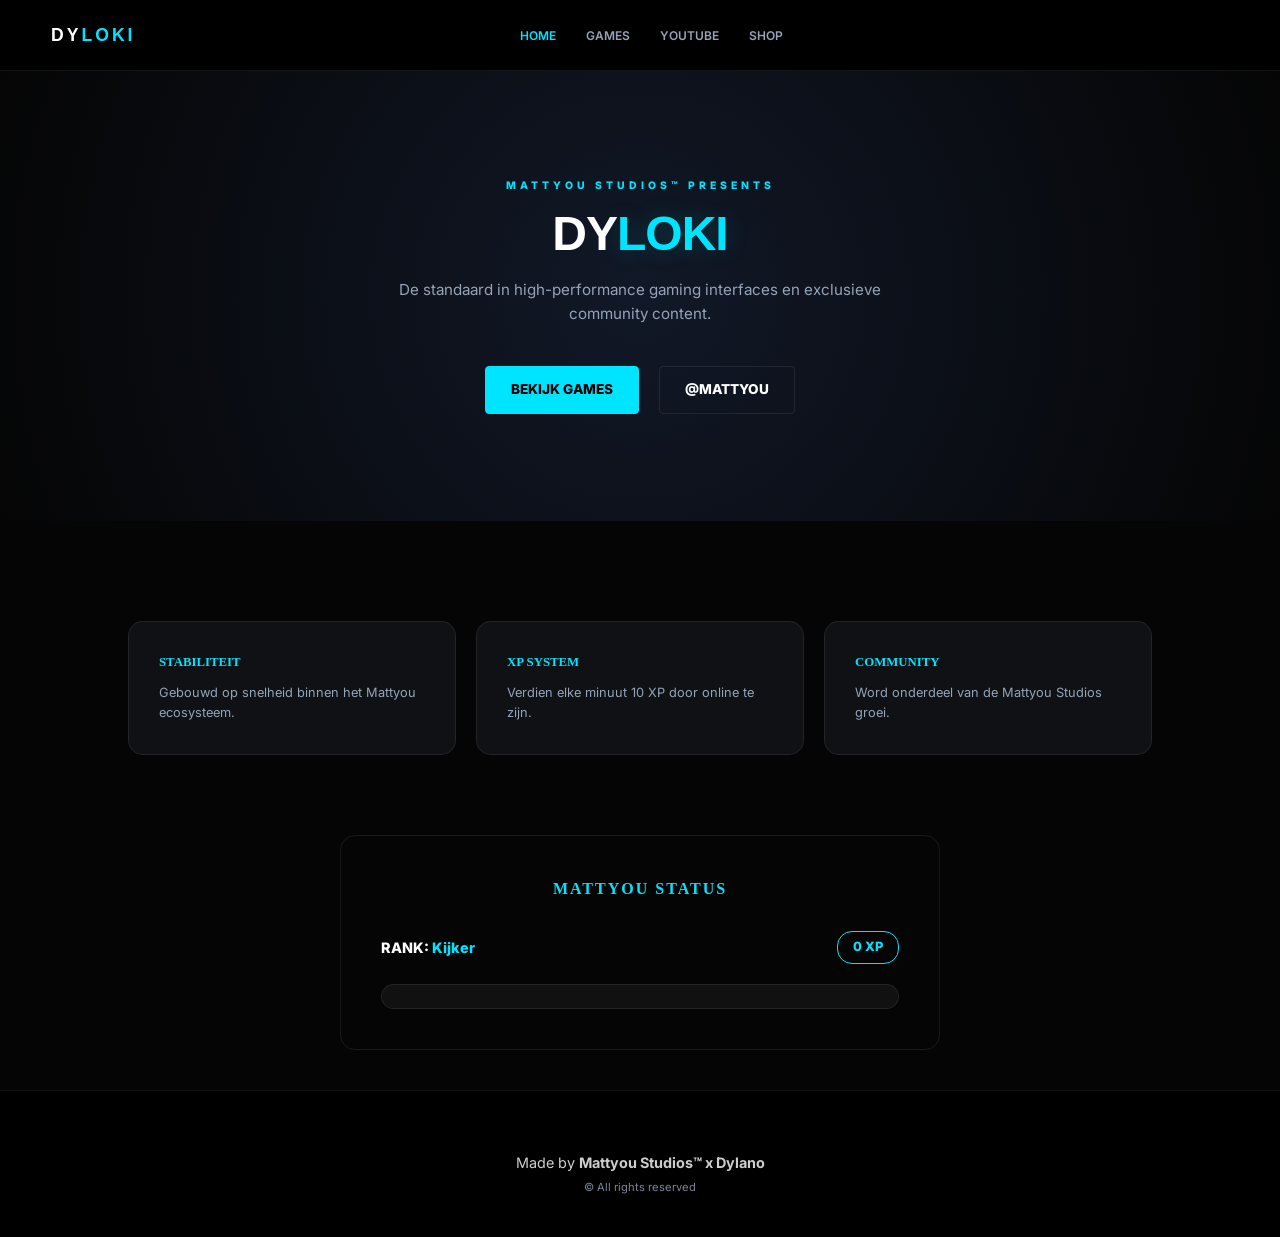
<file: index.html>
<!DOCTYPE html>
<html lang="nl">
<head>
    <meta charset="UTF-8">
    <meta name="viewport" content="width=device-width, initial-scale=1.0">
    <title>DYLOKI | Official Home</title>
    <link rel="stylesheet" href="/style.css">
    <link href="https://fonts.googleapis.com/css2?family=Inter:wght@400;600;800&family=Syncopate:wght@700&display=swap" rel="stylesheet">
</head>
<body>

    <nav class="navbar">
        <div class="logo hover-glow" onclick="window.location.href='/'">DY<span>LOKI</span></div>
        <ul class="nav-links">
            <li><a href="/" class="highlight-link">Home</a></li>
            <li><a href="/games/">Games</a></li>
            <li><a href="https://www.youtube.com/@matyou333" target="_blank">YouTube</a></li>
            <li><a href="/shop/">Shop</a></li>
        </ul>
        <div class="nav-spacer"></div>
    </nav>

    <header class="hero-premium">
        <div class="hero-content">
            <span class="eyebrow">MATTYOU STUDIOS™ PRESENTS</span>
            <h1 class="main-title">DY<span>LOKI</span></h1>
            <p class="hero-description">De standaard in high-performance gaming interfaces en exclusieve community content.</p>
            
            <div class="cta-group" style="margin-top: 40px; display: flex; gap: 20px; justify-content: center;">
                <a href="/games/" class="btn-main">BEKIJK GAMES</a>
                <a href="https://www.youtube.com/@matyou333" class="btn-sub">@MATTYOU</a>
            </div>
        </div>
    </header>

    <main class="container">
        <section class="mission-grid" style="display: flex; gap: 20px; margin-top: 60px;">
            <div class="mission-card interactive-border" style="flex: 1; padding: 30px; border-radius: 15px;">
                <h3 style="color: var(--cyan); font-family: 'Syncopate'; font-size: 0.8rem;">STABILITEIT</h3>
                <p style="font-size: 0.8rem; color: var(--text-muted); margin-top: 10px;">Gebouwd op snelheid binnen het Mattyou ecosysteem.</p>
            </div>
            <div class="mission-card interactive-border" style="flex: 1; padding: 30px; border-radius: 15px;">
                <h3 style="color: var(--cyan); font-family: 'Syncopate'; font-size: 0.8rem;">XP SYSTEM</h3>
                <p style="font-size: 0.8rem; color: var(--text-muted); margin-top: 10px;">Verdien elke minuut 10 XP door online te zijn.</p>
            </div>
            <div class="mission-card interactive-border" style="flex: 1; padding: 30px; border-radius: 15px;">
                <h3 style="color: var(--cyan); font-family: 'Syncopate'; font-size: 0.8rem;">COMMUNITY</h3>
                <p style="font-size: 0.8rem; color: var(--text-muted); margin-top: 10px;">Word onderdeel van de Mattyou Studios groei.</p>
            </div>
        </section>

        <section class="glass-panel interactive-border" style="margin-top: 80px; max-width: 600px; margin-left: auto; margin-right: auto; padding: 40px; border-radius: 15px;">
            <div style="text-align: center; margin-bottom: 30px;">
                <h2 style="font-family: 'Syncopate'; font-size: 1rem; color: var(--cyan); letter-spacing: 2px;">MATTYOU STATUS</h2>
            </div>
            <div style="display: flex; justify-content: space-between; align-items: center; margin-bottom: 20px;">
                <span style="font-weight: 800; font-size: 0.9rem;">RANK: <span id="rank-name" style="color: var(--cyan);">Laden...</span></span>
                <span id="xp-counter" class="btn-sub" style="padding: 5px 15px; font-size: 0.8rem; border-color: var(--cyan); color: var(--cyan); border-radius: 15px;">0 XP</span>
            </div>
            <div style="background: rgba(255,255,255,0.05); border-radius: 15px; height: 25px; width: 100%; overflow: hidden; position: relative; border: 1px solid var(--border-light);">
                <div id="xp-bar" style="background: linear-gradient(90deg, var(--cyan), #00aaff); height: 100%; width: 0%; transition: width 1s ease;"></div>
            </div>
        </section>
    </main>

    <footer class="footer-main" style="text-align: center; padding: 60px 0 40px; opacity: 0.8;">
        <p style="font-size: 0.9rem; margin-bottom: 5px;">Made by <strong>Mattyou Studios™ x Dylano</strong></p>
        <p style="font-size: 0.7rem; color: var(--text-muted);">&copy; All rights reserved</p>
    </footer>

    <script src="/xp-system.js"></script>
</body>
</html>
</file>
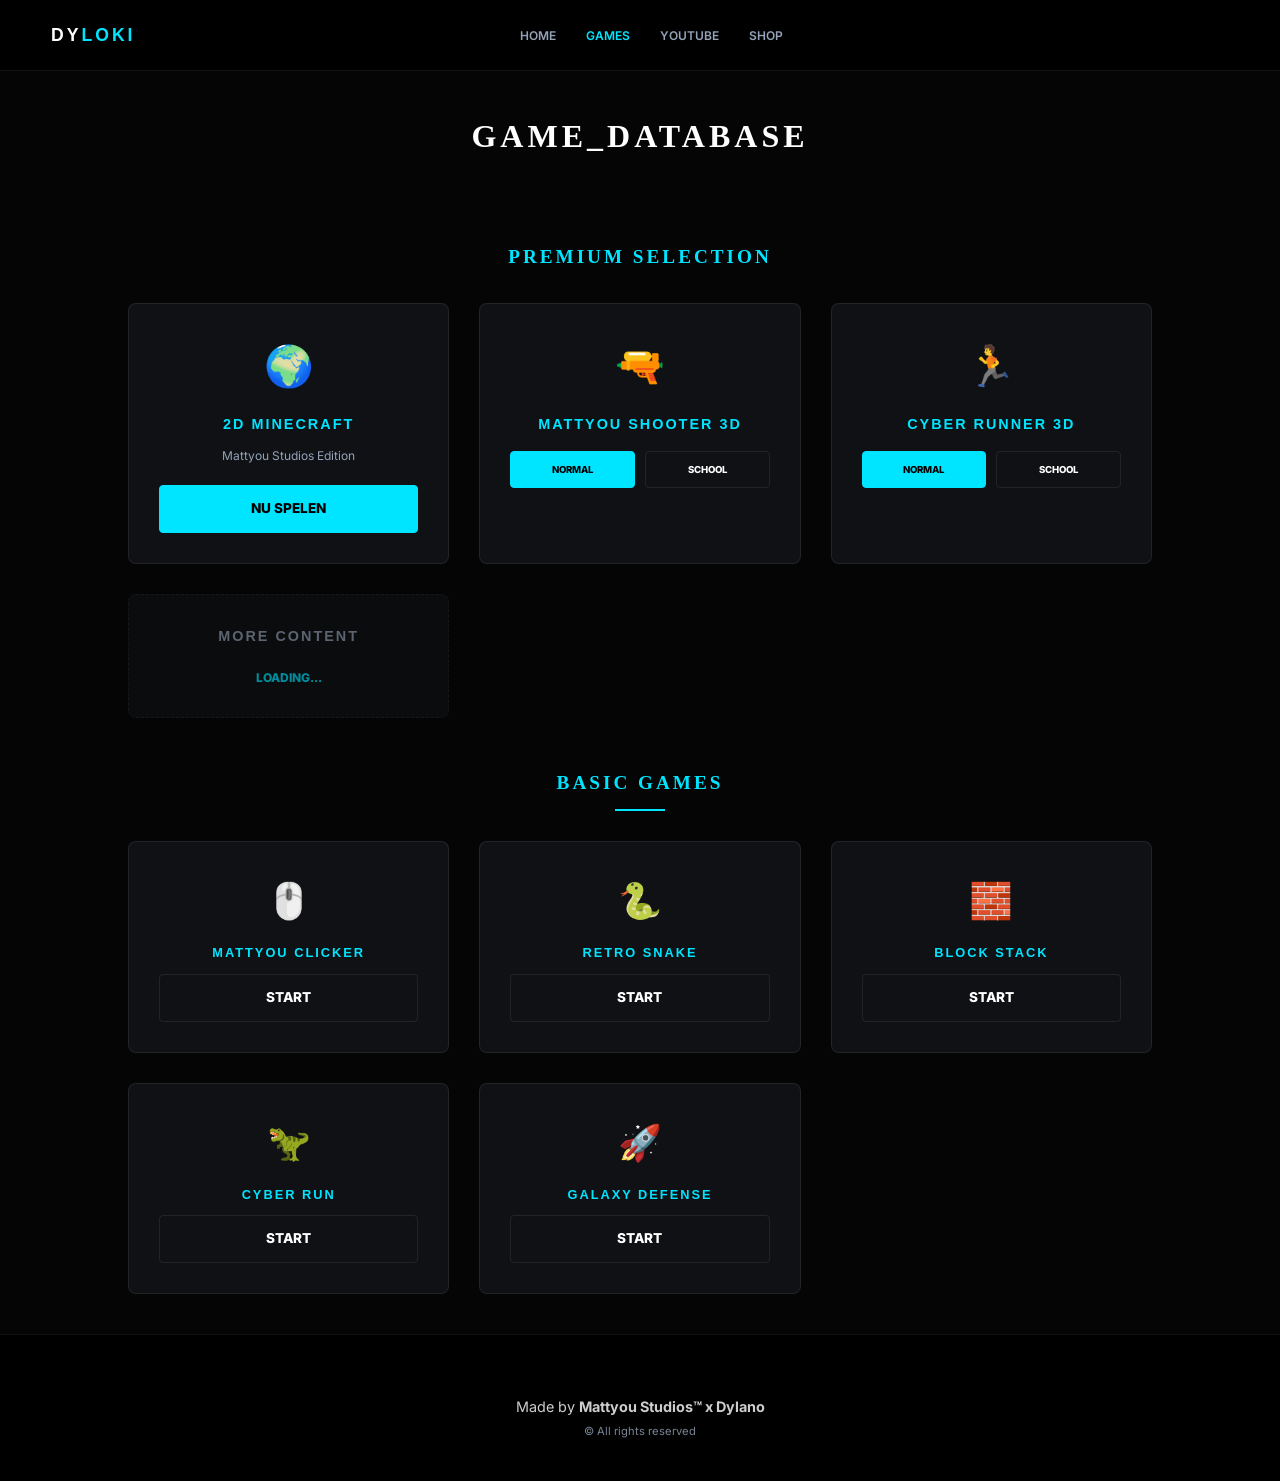
<file: games/index.html>
<!DOCTYPE html>
<html lang="nl">
<head>
    <meta charset="UTF-8">
    <meta name="viewport" content="width=device-width, initial-scale=1.0">
    <title>DYLOKI | Game Database</title>
    <link rel="stylesheet" href="/style.css">
    <link href="https://fonts.googleapis.com/css2?family=Inter:wght@400;600;800&family=Syncopate:wght@700&display=swap" rel="stylesheet">
</head>
<body>
    <nav class="navbar">
        <div class="logo hover-glow" onclick="window.location.href='/'">DY<span>LOKI</span></div>
        <ul class="nav-links">
            <li><a href="/">Home</a></li>
            <li><a href="/games/" class="highlight-link">Games</a></li>
            <li><a href="https://www.youtube.com/@matyou333" target="_blank">YouTube</a></li>
            <li><a href="/shop/">Shop</a></li>
        </ul>
        <div class="nav-spacer"></div>
    </nav>

    <header class="container" style="text-align: center; padding-top: 40px;">
        <h1 style="font-family: 'Syncopate'; font-size: 2rem; letter-spacing: 4px;">GAME_<span>DATABASE</span></h1>
    </header>

    <main class="container">
        <div style="text-align: center; margin-bottom: 30px;">
            <h2 style="font-family: 'Syncopate'; font-size: 1.2rem; letter-spacing: 3px; color: var(--cyan);">PREMIUM SELECTION</h2>
        </div>

        <div class="grid" style="margin-bottom: 50px;">
            
            <div class="mission-card interactive-border" style="text-align: center;">
                <div style="font-size: 2.5rem; margin-bottom: 15px;">🌍</div>
                <h3 style="font-size: 0.9rem; letter-spacing: 2px;">2D MINECRAFT</h3>
                <p style="font-size: 0.75rem; color: var(--text-muted); margin-bottom: 20px;">Mattyou Studios Edition</p>
                <a href="/minecraft/" class="btn-main" style="display: block; width: 100%;">NU SPELEN</a>
            </div>

            <div class="mission-card interactive-border" style="text-align: center;">
                <div style="font-size: 2.5rem; margin-bottom: 15px;">🔫</div>
                <h3 style="font-size: 0.9rem; letter-spacing: 2px;">MATTYOU SHOOTER 3D</h3>
                <div style="display: flex; gap: 10px; margin-top: 15px;">
                    <a href="/games/non-school/Mattyou-shooter-3D.html" class="btn-main" style="flex: 1; font-size: 0.6rem; padding: 10px 5px;">NORMAL</a>
                    <a href="/games/school/Mattyou-shooter.html" class="btn-sub" style="flex: 1; font-size: 0.6rem; padding: 10px 5px;">SCHOOL</a>
                </div>
            </div>

            <div class="mission-card interactive-border" style="text-align: center;">
                <div style="font-size: 2.5rem; margin-bottom: 15px;">🏃</div>
                <h3 style="font-size: 0.9rem; letter-spacing: 2px;">CYBER RUNNER 3D</h3>
                <div style="display: flex; gap: 10px; margin-top: 15px;">
                    <a href="/games/non-school/Cyber-Runner-3D.html" class="btn-main" style="flex: 1; font-size: 0.6rem; padding: 10px 5px;">NORMAL</a>
                    <a href="/games/school/Cyber-Runner-3D.html" class="btn-sub" style="flex: 1; font-size: 0.6rem; padding: 10px 5px;">SCHOOL</a>
                </div>
            </div>

            <div class="mission-card interactive-border" style="text-align: center; display: flex; flex-direction: column; justify-content: center; opacity: 0.6; border-style: dashed;">
                <h3 style="font-size: 0.9rem; letter-spacing: 2px; color: var(--text-muted);">MORE CONTENT</h3>
                <p style="font-size: 0.75rem; color: var(--cyan); font-weight: 800; margin-top: 10px;">LOADING...</p>
            </div>

        </div>

        <div style="text-align: center; margin-bottom: 30px;">
            <h2 style="font-family: 'Syncopate'; font-size: 1.2rem; letter-spacing: 3px; color: var(--cyan);">BASIC GAMES</h2>
            <div style="width: 50px; height: 2px; background: var(--cyan); margin: 10px auto;"></div>
        </div>

        <div class="grid">
            <div class="mission-card interactive-border" style="text-align: center;">
                <div style="font-size: 2.2rem; margin-bottom: 15px;">🖱️</div>
                <h3 style="font-size: 0.8rem; letter-spacing: 2px;">MATTYOU CLICKER</h3>
                <a href="/games/basic/clicker.html" class="btn-sub" style="display: block; width: 100%;">START</a>
            </div>
            <div class="mission-card interactive-border" style="text-align: center;">
                <div style="font-size: 2.2rem; margin-bottom: 15px;">🐍</div>
                <h3 style="font-size: 0.8rem; letter-spacing: 2px;">RETRO SNAKE</h3>
                <a href="/games/basic/snake.html" class="btn-sub" style="display: block; width: 100%;">START</a>
            </div>
            <div class="mission-card interactive-border" style="text-align: center;">
                <div style="font-size: 2.2rem; margin-bottom: 15px;">🧱</div>
                <h3 style="font-size: 0.8rem; letter-spacing: 2px;">BLOCK STACK</h3>
                <a href="/games/basic/tetris.html" class="btn-sub" style="display: block; width: 100%;">START</a>
            </div>
            <div class="mission-card interactive-border" style="text-align: center;">
                <div style="font-size: 2.2rem; margin-bottom: 15px;">🦖</div>
                <h3 style="font-size: 0.8rem; letter-spacing: 2px;">CYBER RUN</h3>
                <a href="/games/basic/dino.html" class="btn-sub" style="display: block; width: 100%;">START</a>
            </div>
            <div class="mission-card interactive-border" style="text-align: center;">
                <div style="font-size: 2.2rem; margin-bottom: 15px;">🚀</div>
                <h3 style="font-size: 0.8rem; letter-spacing: 2px;">GALAXY DEFENSE</h3>
                <a href="/games/basic/space.html" class="btn-sub" style="display: block; width: 100%;">START</a>
            </div>
        </div>
    </main>

    <footer class="footer-main" style="text-align: center; padding: 60px 0 40px; opacity: 0.8;">
        <p style="font-size: 0.9rem; margin-bottom: 5px;">Made by <strong>Mattyou Studios™ x Dylano</strong></p>
        <p style="font-size: 0.7rem; color: var(--text-muted);">&copy; All rights reserved</p>
    </footer>

    <script src="/xp-system.js"></script>
</body>
</html>
</file>
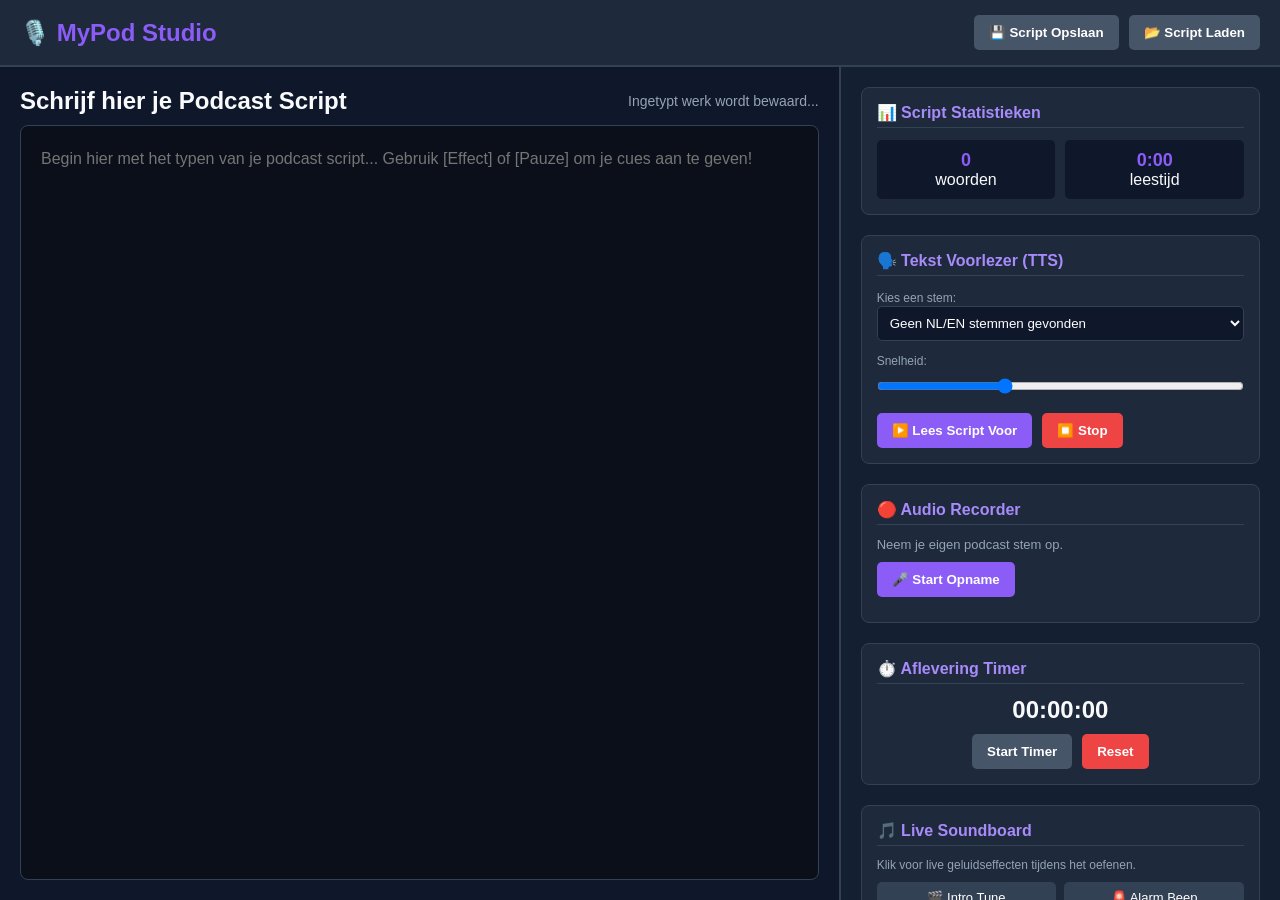
<file: mypod/index.html>
<!DOCTYPE html>
<html lang="nl">
<head>
    <meta charset="UTF-8">
    <meta name="viewport" content="width=device-width, initial-scale=1.0">
    <title>MyPod - Het Ultieme Podcast Programma</title>
    <style>
        :root {
            --bg-color: #0f172a;
            --panel-bg: #1e293b;
            --accent-color: #8b5cf6;
            --accent-hover: #a78bfa;
            --text-color: #f8fafc;
            --text-muted: #94a3b8;
            --border-color: #334155;
        }

        * {
            box-sizing: border-box;
            margin: 0;
            padding: 0;
            font-family: 'Segoe UI', Tahoma, Geneva, Verdana, sans-serif;
        }

        body {
            background-color: var(--bg-color);
            color: var(--text-color);
            display: flex;
            flex-direction: column;
            height: 100vh;
            overflow: hidden;
        }

        /* Header */
        header {
            background-color: var(--panel-bg);
            padding: 15px 20px;
            display: flex;
            justify-content: space-between;
            align-items: center;
            border-bottom: 2px solid var(--border-color);
        }

        header h1 {
            font-size: 24px;
            color: var(--accent-color);
            display: flex;
            align-items: center;
            gap: 10px;
        }

        /* Main Layout */
        .main-container {
            display: flex;
            flex: 1;
            overflow: hidden;
        }

        /* Left: Editor */
        .editor-container {
            flex: 2;
            display: flex;
            flex-direction: column;
            padding: 20px;
            border-right: 2px solid var(--border-color);
        }

        .editor-header {
            display: flex;
            justify-content: space-between;
            align-items: center;
            margin-bottom: 10px;
        }

        textarea {
            flex: 1;
            background-color: #0b0f19;
            color: var(--text-color);
            border: 1px solid var(--border-color);
            border-radius: 8px;
            padding: 20px;
            font-size: 16px;
            line-height: 1.6;
            resize: none;
            outline: none;
        }

        textarea:focus {
            border-color: var(--accent-color);
        }

        /* Right: Sidebar Tools */
        .sidebar {
            flex: 1;
            background-color: #151f32;
            padding: 20px;
            display: flex;
            flex-direction: column;
            gap: 20px;
            overflow-y: auto;
        }

        .tool-card {
            background-color: var(--panel-bg);
            border: 1px solid var(--border-color);
            border-radius: 8px;
            padding: 15px;
        }

        .tool-card h3 {
            margin-bottom: 12px;
            color: var(--accent-hover);
            font-size: 16px;
            border-bottom: 1px solid var(--border-color);
            padding-bottom: 5px;
        }

        /* Buttons & Inputs */
        .btn {
            background-color: var(--accent-color);
            color: white;
            border: none;
            padding: 10px 15px;
            border-radius: 5px;
            cursor: pointer;
            font-weight: bold;
            transition: background 0.2s;
            display: inline-flex;
            align-items: center;
            gap: 5px;
        }

        .btn:hover {
            background-color: var(--accent-hover);
        }

        .btn-danger {
            background-color: #ef4444;
        }
        .btn-danger:hover {
            background-color: #f87171;
        }

        .btn-secondary {
            background-color: #475569;
        }
        .btn-secondary:hover {
            background-color: #64748b;
        }

        select, input[type="range"] {
            width: 100%;
            padding: 8px;
            background-color: #0f172a;
            color: white;
            border: 1px solid var(--border-color);
            border-radius: 5px;
            margin-bottom: 10px;
        }

        .flex-group {
            display: flex;
            gap: 10px;
            align-items: center;
        }

        /* Stats & Soundboard */
        .stats-grid {
            display: grid;
            grid-template-columns: 1fr 1fr;
            gap: 10px;
        }

        .stat-box {
            background: #0f172a;
            padding: 10px;
            border-radius: 5px;
            text-align: center;
        }

        .stat-box span {
            display: block;
            font-size: 18px;
            font-weight: bold;
            color: var(--accent-color);
        }

        .sound-grid {
            display: grid;
            grid-template-columns: 1fr 1fr;
            gap: 8px;
        }

        .sound-btn {
            background: #334155;
            color: white;
            border: none;
            padding: 8px;
            border-radius: 5px;
            cursor: pointer;
            font-size: 13px;
        }

        .sound-btn:active {
            background: var(--accent-color);
        }

        /* Audio Player */
        #audio-playback {
            width: 100%;
            margin-top: 10px;
        }
    </style>
</head>
<body>

    <header>
        <h1>🎙️ MyPod Studio</h1>
        <div class="flex-group">
            <button class="btn btn-secondary" onclick="exportScript()">💾 Script Opslaan</button>
            <input type="file" id="import-file" style="display:none" onchange="importScript(this)">
            <button class="btn btn-secondary" onclick="document.getElementById('import-file').click()">📂 Script Laden</button>
        </div>
    </header>

    <div class="main-container">
        
        <div class="editor-container">
            <div class="editor-header">
                <h2>Schrijf hier je Podcast Script</h2>
                <div id="save-status" style="color: var(--text-muted); font-size: 14px;">Ingetypt werk wordt bewaard...</div>
            </div>
            <textarea id="script-editor" placeholder="Begin hier met het typen van je podcast script... Gebruik [Effect] of [Pauze] om je cues aan te geven!"></textarea>
        </div>

        <div class="sidebar">
            
            <div class="tool-card">
                <h3>📊 Script Statistieken</h3>
                <div class="stats-grid">
                    <div class="stat-box">
                        <span id="word-count">0</span> woorden
                    </div>
                    <div class="stat-box">
                        <span id="read-time">0:00</span> leestijd
                    </div>
                </div>
            </div>

            <div class="tool-card">
                <h3>🗣️ Tekst Voorlezer (TTS)</h3>
                <label for="voice-select" style="font-size: 12px; color: var(--text-muted);">Kies een stem:</label>
                <select id="voice-select"><option>Laden...</option></select>
                
                <label for="speed-range" style="font-size: 12px; color: var(--text-muted);">Snelheid:</label>
                <input type="range" id="speed-range" min="0.5" max="2" value="1" step="0.1">
                
                <div class="flex-group">
                    <button class="btn" onclick="speakScript()">▶️ Lees Script Voor</button>
                    <button class="btn btn-danger" onclick="stopSpeaking()">⏹️ Stop</button>
                </div>
            </div>

            <div class="tool-card">
                <h3>🔴 Audio Recorder</h3>
                <p style="font-size: 13px; color: var(--text-muted); margin-bottom: 10px;">Neem je eigen podcast stem op.</p>
                <div class="flex-group" style="margin-bottom: 10px;">
                    <button id="record-btn" class="btn" onclick="toggleRecording()">🎤 Start Opname</button>
                </div>
                <audio id="audio-playback" controls style="display: none;"></audio>
            </div>

            <div class="tool-card">
                <h3>⏱️ Aflevering Timer</h3>
                <div style="font-size: 24px; font-weight: bold; text-align: center; margin-bottom: 10px;" id="timer-display">00:00:00</div>
                <div class="flex-group" style="justify-content: center;">
                    <button class="btn btn-secondary" onclick="toggleTimer()" id="timer-btn">Start Timer</button>
                    <button class="btn btn-danger" onclick="resetTimer()">Reset</button>
                </div>
            </div>

            <div class="tool-card">
                <h3>🎵 Live Soundboard</h3>
                <p style="font-size: 12px; color: var(--text-muted); margin-bottom: 10px;">Klik voor live geluidseffecten tijdens het oefenen.</p>
                <div class="sound-grid">
                    <button class="sound-btn" onclick="playSound('intro')">🎬 Intro Tune</button>
                    <button class="sound-btn" onclick="playSound('beep')">🚨 Alarm Beep</button>
                    <button class="sound-btn" onclick="playSound('coin')">🪙 Coin Bling</button>
                    <button class="sound-btn" onclick="playSound('laser')">🔫 Laser Zap</button>
                </div>
            </div>

        </div>
    </div>

    <script>
        const editor = document.getElementById('script-editor');
        const wordCount = document.getElementById('word-count');
        const readTime = document.getElementById('read-time');
        const voiceSelect = document.getElementById('voice-select');
        const speedRange = document.getElementById('speed-range');
        
        // --- 1. Automatisch opslaan en Statistieken ---
        editor.addEventListener('input', () => {
            const text = editor.value;
            localStorage.setItem('mypod_script', text);
            
            // Woorden tellen
            const words = text.trim().split(/\s+/).filter(w => w.length > 0).length;
            wordCount.textContent = words;
            
            // Schatting leestijd (gemiddeld 130 woorden per minuut voor podcasts)
            const totalSeconds = Math.round((words / 130) * 60);
            const minutes = Math.floor(totalSeconds / 60);
            const seconds = totalSeconds % 60;
            readTime.textContent = `${minutes}:${seconds < 10 ? '0' : ''}${seconds}`;
        });

        // Laad script bij opstarten
        if(localStorage.getItem('mypod_script')) {
            editor.value = localStorage.getItem('mypod_script');
            editor.dispatchEvent(new Event('input'));
        }

        // --- 2. Text-to-Speech (Google/Web Speech API) ---
        let synth = window.speechSynthesis;
        let voices = [];

        function loadVoices() {
            voices = synth.getVoices();
            voiceSelect.innerHTML = '';
            
            // Filter op Nederlandse en Engelse stemmen voor de beste podcast ervaring
            voices.forEach((voice) => {
                if(voice.lang.includes('nl') || voice.lang.includes('en')) {
                    const option = document.createElement('option');
                    option.textContent = `${voice.name} (${voice.lang})`;
                    option.value = voice.name;
                    voiceSelect.appendChild(option);
                }
            });
            
            if(voiceSelect.children.length === 0) {
                const option = document.createElement('option');
                option.textContent = "Geen NL/EN stemmen gevonden";
                voiceSelect.appendChild(option);
            }
        }

        if (synth.onvoiceschanged !== undefined) {
            synth.onvoiceschanged = loadVoices;
        }
        setTimeout(loadVoices, 500); // Extra check voor browsers die traag laden

        function speakScript() {
            if (synth.speaking) { synth.cancel(); }
            if (editor.value.trim() === "") return;

            let utterance = new SpeechSynthesisUtterance(editor.value);
            let selectedVoice = voices.find(v => v.name === voiceSelect.value);
            if (selectedVoice) utterance.voice = selectedVoice;
            
            utterance.rate = speedRange.value;
            synth.speak(utterance);
        }

        function stopSpeaking() {
            synth.cancel();
        }

        // --- 3. Audio Recorder ---
        let mediaRecorder;
        let audioChunks = [];
        let isRecording = false;
        const recordBtn = document.getElementById('record-btn');
        const playback = document.getElementById('audio-playback');

        async function toggleRecording() {
            if (!isRecording) {
                if (!navigator.mediaDevices || !navigator.mediaDevices.getUserMedia) {
                    alert("Je browser ondersteunt audio-opnames niet.");
                    return;
                }
                const stream = await navigator.mediaDevices.getUserMedia({ audio: true });
                mediaRecorder = new MediaRecorder(stream);
                audioChunks = [];

                mediaRecorder.ondataavailable = e => audioChunks.push(e.data);
                mediaRecorder.onstop = () => {
                    const audioBlob = new Blob(audioChunks, { type: 'audio/mp3' });
                    const audioUrl = URL.createObjectURL(audioBlob);
                    playback.src = audioUrl;
                    playback.style.display = 'block';
                };

                mediaRecorder.start();
                isRecording = true;
                recordBtn.textContent = "🛑 Stop Opname";
                recordBtn.classList.add('btn-danger');
            } else {
                mediaRecorder.stop();
                isRecording = false;
                recordBtn.textContent = "🎤 Start Opname";
                recordBtn.classList.remove('btn-danger');
            }
        }

        // --- 4. Live Timer/Stopwatch ---
        let timerInterval;
        let secondsElapsed = 0;
        let timerRunning = false;
        const timerDisplay = document.getElementById('timer-display');
        const timerBtn = document.getElementById('timer-btn');

        function toggleTimer() {
            if (!timerRunning) {
                timerInterval = setInterval(() => {
                    secondsElapsed++;
                    let hrs = Math.floor(secondsElapsed / 3600);
                    let mins = Math.floor((secondsElapsed % 3600) / 60);
                    let secs = secondsElapsed % 60;
                    timerDisplay.textContent = 
                        `${hrs < 10 ? '0' : ''}${hrs}:${mins < 10 ? '0' : ''}${mins}:${secs < 10 ? '0' : ''}${secs}`;
                }, 1000);
                timerRunning = true;
                timerBtn.textContent = "Pauzeer Timer";
                timerBtn.classList.add('btn-secondary');
            } else {
                clearInterval(timerInterval);
                timerRunning = false;
                timerBtn.textContent = "Hervat Timer";
            }
        }

        function resetTimer() {
            clearInterval(timerInterval);
            timerRunning = false;
            secondsElapsed = 0;
            timerDisplay.textContent = "00:00:00";
            timerBtn.textContent = "Start Timer";
            timerBtn.classList.remove('btn-secondary');
        }

        // --- 5. Soundboard (Synthesized Audio Effects) ---
        function playSound(type) {
            const ctx = new (window.AudioContext || window.webkitAudioContext)();
            const osc = ctx.createOscillator();
            const gain = ctx.createGain();
            osc.connect(gain);
            gain.connect(ctx.destination);

            if (type === 'beep') {
                osc.frequency.setValueAtTime(800, ctx.currentTime);
                gain.gain.setValueAtTime(0.3, ctx.currentTime);
                osc.start();
                osc.stop(ctx.currentTime + 0.15);
            } else if (type === 'coin') {
                osc.frequency.setValueAtTime(587.33, ctx.currentTime);
                osc.frequency.setValueAtTime(880, ctx.currentTime + 0.1);
                gain.gain.setValueAtTime(0.2, ctx.currentTime);
                osc.start();
                osc.stop(ctx.currentTime + 0.35);
            } else if (type === 'laser') {
                osc.frequency.setValueAtTime(1200, ctx.currentTime);
                osc.frequency.exponentialRampToValueAtTime(100, ctx.currentTime + 0.4);
                gain.gain.setValueAtTime(0.3, ctx.currentTime);
                osc.start();
                osc.stop(ctx.currentTime + 0.4);
            } else if (type === 'intro') {
                // Korte muzikale drone
                osc.type = 'triangle';
                osc.frequency.setValueAtTime(220, ctx.currentTime);
                osc.frequency.linearRampToValueAtTime(440, ctx.currentTime + 1);
                gain.gain.setValueAtTime(0.4, ctx.currentTime);
                gain.gain.exponentialRampToValueAtTime(0.01, ctx.currentTime + 1.5);
                osc.start();
                osc.stop(ctx.currentTime + 1.5);
            }
        }

        // --- 6. Bestandsbeheer (Import/Export) ---
        function exportScript() {
            const text = editor.value;
            const blob = new Blob([text], { type: 'text/plain' });
            const anchor = document.createElement('a');
            anchor.download = "mypod-script.txt";
            anchor.href = window.URL.createObjectURL(blob);
            anchor.click();
        }

        function importScript(input) {
            const file = input.files[0];
            if (!file) return;
            const reader = new FileReader();
            reader.onload = function(e) {
                editor.value = e.target.result;
                editor.dispatchEvent(new Event('input'));
            };
            reader.readAsText(file);
        }
    </script>
</body>
</html>
</file>
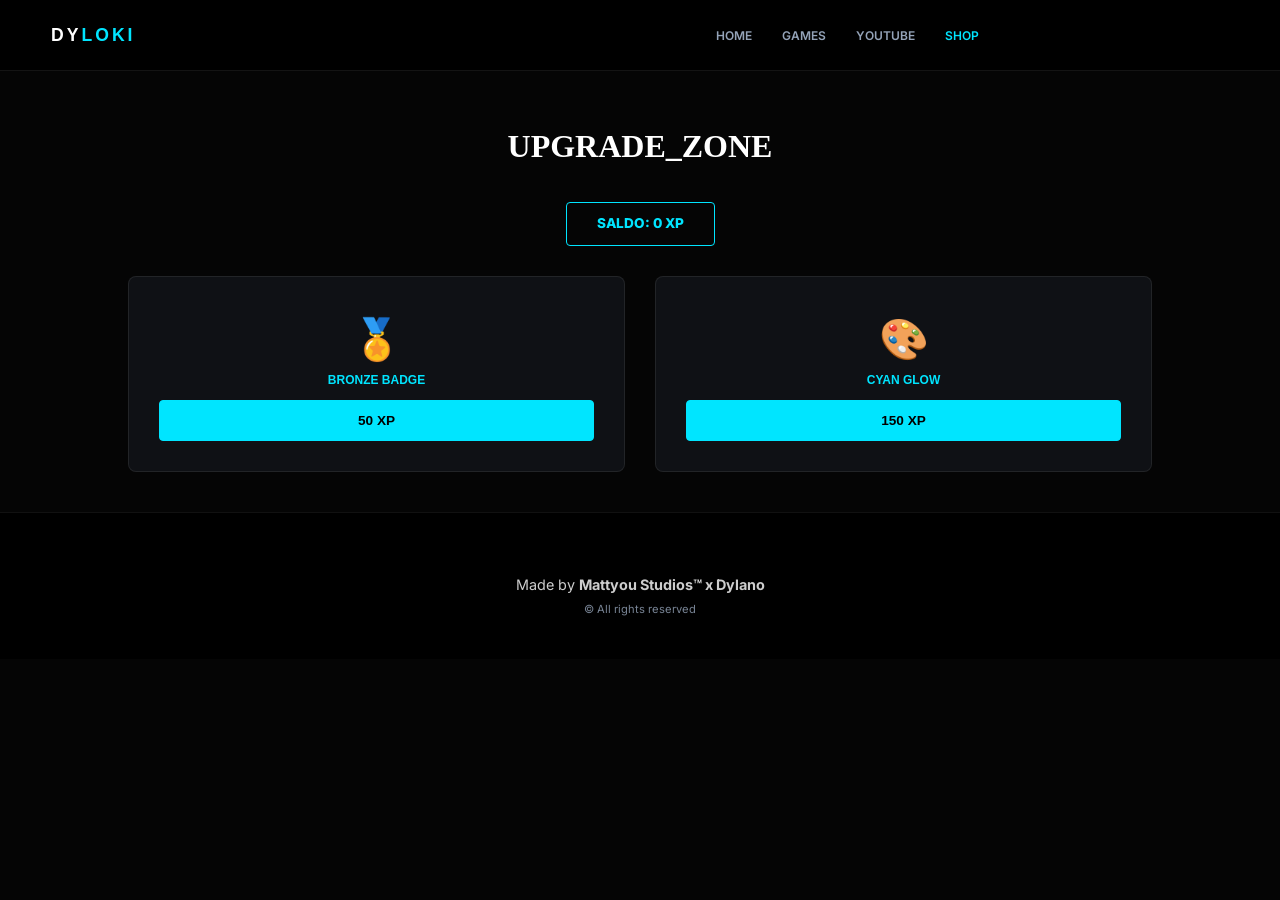
<file: shop/index.html>
<!DOCTYPE html>
<html lang="nl">
<head>
    <meta charset="UTF-8">
    <meta name="viewport" content="width=device-width, initial-scale=1.0">
    <title>DYLOKI | Shop</title>
    <link rel="stylesheet" href="/style.css">
    <link href="https://fonts.googleapis.com/css2?family=Inter:wght@400;600;800&family=Syncopate:wght@700&display=swap" rel="stylesheet">
</head>
<body>
    <nav class="navbar">
        <div class="logo hover-glow" onclick="window.location.href='/'">DY<span>LOKI</span></div>
        <ul class="nav-links">
            <li><a href="/">Home</a></li>
            <li><a href="/games/">Games</a></li>
            <li><a href="https://www.youtube.com/@matyou333" target="_blank">YouTube</a></li>
            <li><a href="/shop/" class="highlight-link">Shop</a></li>
        </ul>
    </nav>

    <main class="container" style="text-align: center; padding-top: 50px;">
        <h1 style="font-family: 'Syncopate';">UPGRADE_<span>ZONE</span></h1>
        
        <div id="shop-xp-display" class="btn-sub" style="margin: 30px auto; display: inline-block; padding: 10px 30px; border-color: var(--cyan); color: var(--cyan); font-weight: 800;">
            SALDO: LADEN...
        </div>

        <div class="grid">
            <div class="mission-card interactive-border">
                <div style="font-size: 2.5rem;">🏅</div>
                <h3>BRONZE BADGE</h3>
                <button onclick="buyItem('Bronze Badge', 50)" class="btn-main" style="width: 100%;">50 XP</button>
            </div>
            <div class="mission-card interactive-border">
                <div style="font-size: 2.5rem;">🎨</div>
                <h3>CYAN GLOW</h3>
                <button onclick="buyItem('Cyan Glow', 150)" class="btn-main" style="width: 100%;">150 XP</button>
            </div>
        </div>
    </main>

    <footer class="footer-main" style="text-align: center; padding: 60px 0 40px; opacity: 0.8;">
        <p style="font-size: 0.9rem; margin-bottom: 5px;">Made by <strong>Mattyou Studios™ x Dylano</strong></p>
        <p style="font-size: 0.7rem; color: var(--text-muted);">&copy; All rights reserved</p>
    </footer>

    <script>
        // MOET EXACT HETZELFDE ZIJN ALS IN XP-SYSTEM.JS
        const XP_STORAGE_KEY = 'user_total_xp';

        function updateShop() {
            const xp = localStorage.getItem(XP_STORAGE_KEY) || 0;
            document.getElementById('shop-xp-display').innerText = `SALDO: ${xp} XP`;
        }

        function buyItem(name, price) {
            let xp = parseInt(localStorage.getItem(XP_STORAGE_KEY)) || 0;
            if (xp >= price) {
                xp -= price;
                localStorage.setItem(XP_STORAGE_KEY, xp);
                alert(`Gekocht: ${name}!`);
                updateShop();
            } else {
                alert("Niet genoeg XP!");
            }
        }

        window.onload = updateShop;
        setInterval(updateShop, 1000); // Check elke seconde voor updates
    </script>
</body>
</html>
</file>
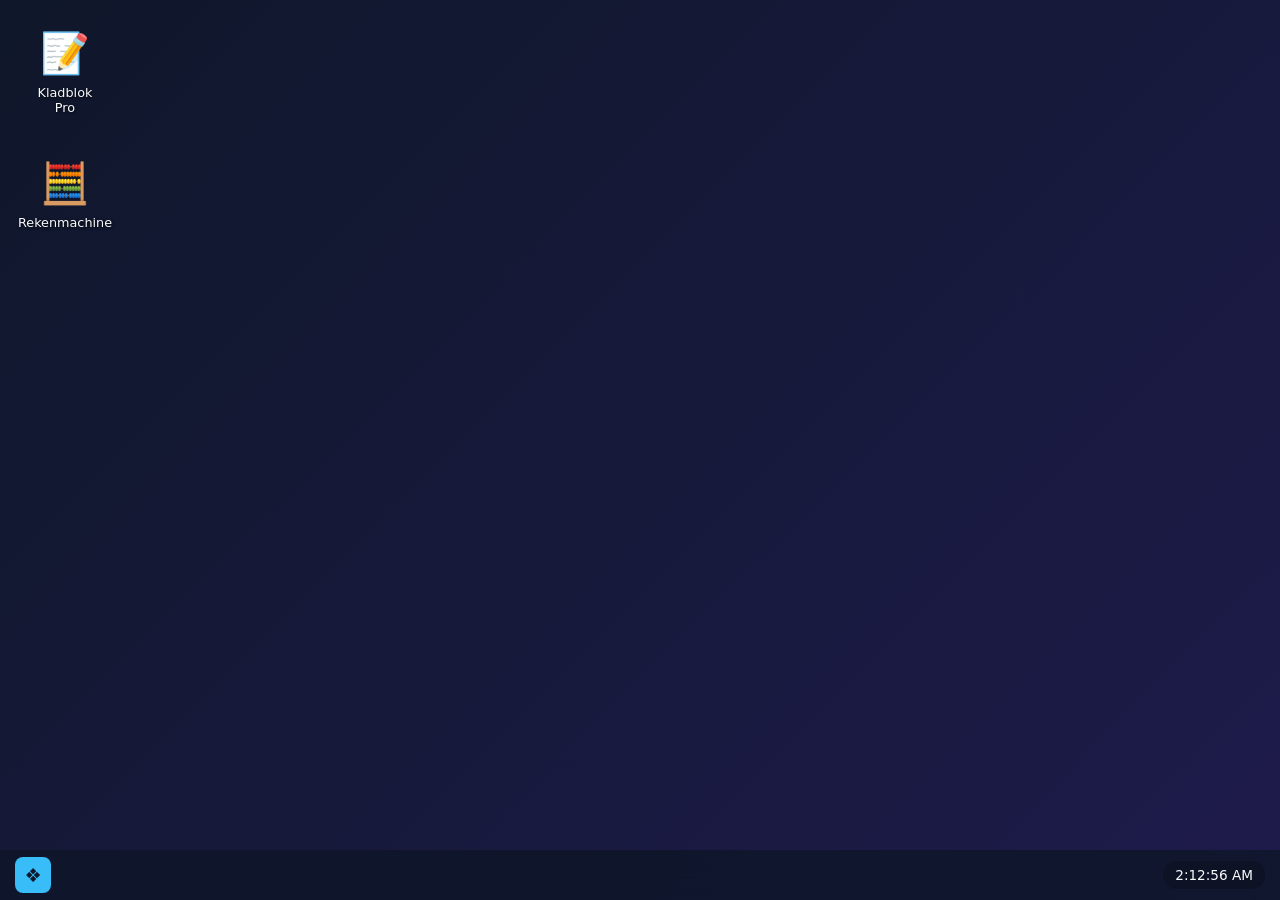
<file: web-os/my-os/index.html>
<!DOCTYPE html>
<html lang="nl">
<head>
    <meta charset="UTF-8">
    <meta name="viewport" content="width=device-width, initial-scale=1.0">
    <title>MyOS Mega Dashboard</title>
    <link rel="stylesheet" href="style.css">
</head>
<body id="desktop-body">

    <div class="desktop">
        <div class="icon" ondblclick="openWindow('notepad')">
            <div class="icon-picture">📝</div>
            <div class="icon-label">Kladblok Pro</div>
        </div>
        <div class="icon" ondblclick="openWindow('calc')">
            <div class="icon-picture">🧮</div>
            <div class="icon-label">Rekenmachine</div>
        </div>
    </div>

    <div class="window" id="window-notepad" style="top: 50px; left: 100px; width: 700px; height: 500px;">
        <div class="window-header" onmousedown="startDrag(event, 'window-notepad')">
            <div class="window-title">📝 Kladblok Pro (Los Bestand)</div>
            <button class="close-btn" onclick="closeWindow('notepad')"></button>
        </div>
        <div class="window-content" style="padding:0;">
            <iframe src="notepad.html" class="app-iframe"></iframe>
        </div>
    </div>

    <div class="window" id="window-calc" style="top: 80px; left: 200px; width: 360px; height: 540px;">
        <div class="window-header" onmousedown="startDrag(event, 'window-calc')">
            <div class="window-title">🧮 Rekenmachine</div>
            <button class="close-btn" onclick="closeWindow('calc')"></button>
        </div>
        <div class="window-content" style="padding:0;">
            <iframe src="calc.html" class="app-iframe"></iframe>
        </div>
    </div>

    <div class="start-menu" id="startMenu">
        <div class="start-header">👤 Hoofdgebruiker</div>
        <div class="start-apps-list">
            <div class="start-app-item" onclick="openWindowFromStart('notepad')">📝 Kladblok Pro</div>
            <div class="start-app-item" onclick="openWindowFromStart('calc')">🧮 Rekenmachine</div>
        </div>
    </div>

    <div class="taskbar">
        <button class="start-btn" onclick="toggleStartMenu(event)">❖</button>
        <div class="clock" id="clock">00:00:00</div>
    </div>

    <div class="context-menu" id="desktopMenu">
        <div class="menu-item" onclick="changeWallpaper('dark')">🌌 Deep Dark</div>
        <div class="menu-item" onclick="changeWallpaper('neon')">🔮 Cyber Neon</div>
    </div>

    <script>
        // Systeem functies voor klok, sleepwerk en menu's
        function updateClock() { document.getElementById('clock').innerText = new Date().toLocaleTimeString(); }
        setInterval(updateClock, 1000); updateClock();

        function openWindow(id) { document.getElementById(`window-${id}`).classList.add('open'); }
        function closeWindow(id) { document.getElementById(`window-${id}`).classList.remove('open'); }
        function openWindowFromStart(id) { openWindow(id); toggleStartMenu(); }

        const startMenu = document.getElementById('startMenu');
        function toggleStartMenu(e) { if(e) e.stopPropagation(); startMenu.style.display = (startMenu.style.display === 'flex') ? 'none' : 'flex'; }
        window.addEventListener('click', () => startMenu.style.display = 'none');

        // Rechtermuisknop
        const desktopMenu = document.getElementById('desktopMenu');
        window.addEventListener('contextmenu', function(e) { e.preventDefault(); desktopMenu.style.left = e.clientX + "px"; desktopMenu.style.top = e.clientY + "px"; desktopMenu.style.display = "block"; });
        window.addEventListener('click', () => desktopMenu.style.display = "none");
        function changeWallpaper(t) { const b = document.getElementById('desktop-body'); b.style.background = (t==='dark') ? "linear-gradient(135deg, #0f172a, #1e1b4b)" : "linear-gradient(135deg, #2e0854, #ff007f)"; }

        // Drag & Drop
        let currentWindow = null; let offsetX = 0, offsetY = 0;
        function startDrag(e, id) { currentWindow = document.getElementById(id); offsetX = e.clientX - currentWindow.offsetLeft; offsetY = e.clientY - currentWindow.offsetTop; document.addEventListener('mousemove', drag); document.addEventListener('mouseup', stopDrag); }
        function drag(e) { if (!currentWindow) return; currentWindow.style.left = (e.clientX - offsetX) + 'px'; currentWindow.style.top = (e.clientY - offsetY) + 'px'; }
        function stopDrag() { document.removeEventListener('mousemove', drag); document.removeEventListener('mouseup', stopDrag); currentWindow = null; }
    </script>
</body>
</html>
</file>
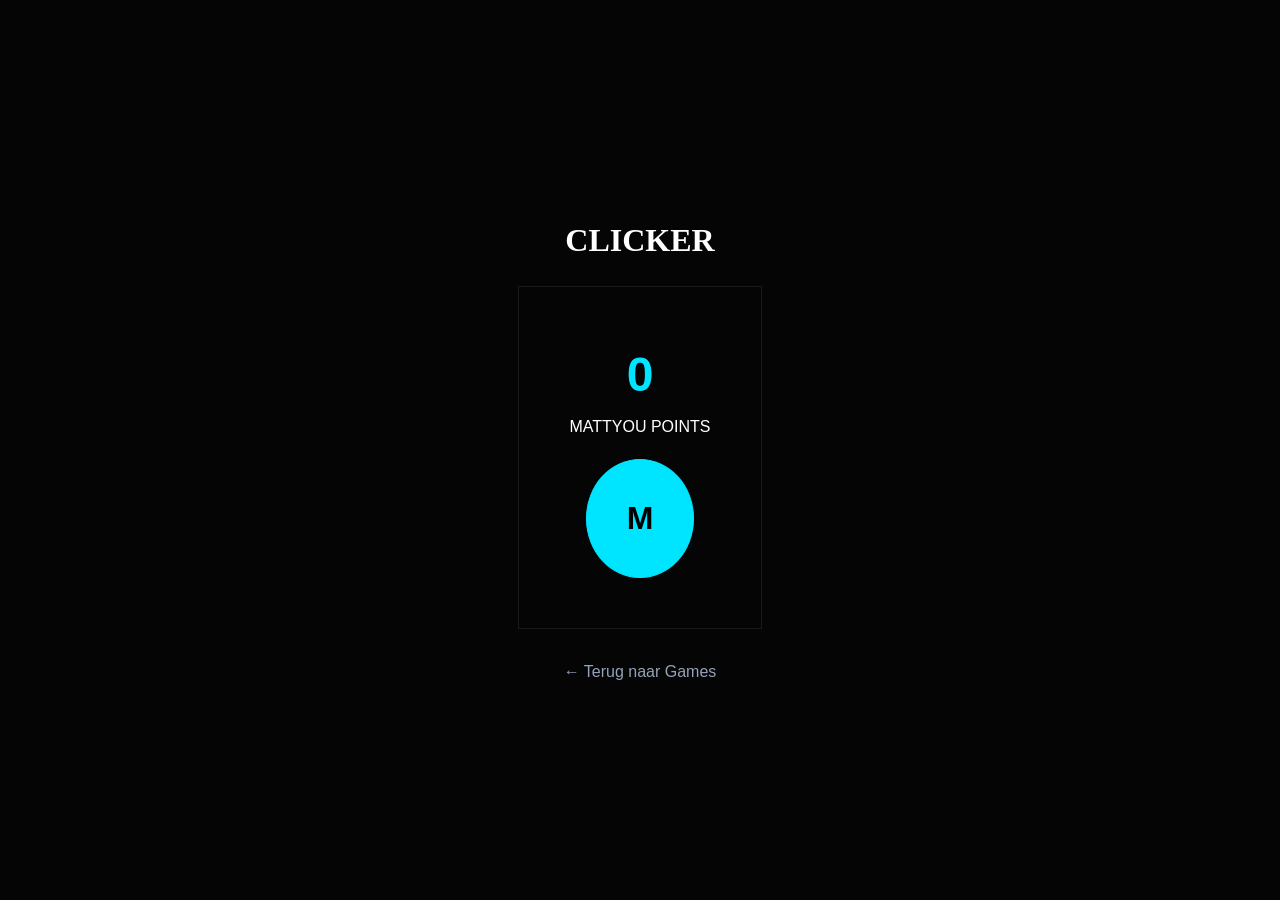
<file: games/basic/clicker.html>
<!DOCTYPE html>
<html lang="nl">
<head>
    <meta charset="UTF-8">
    <title>DYLOKI | Mattyou Clicker</title>
    <link rel="stylesheet" href="../../style.css">
</head>
<body style="display: flex; flex-direction: column; align-items: center; justify-content: center; height: 100vh;">
    <h1 style="font-family: 'Syncopate'; margin-bottom: 20px;">CLICKER</h1>
    <div class="glass-panel interactive-border" style="text-align: center; padding: 50px;">
        <h2 id="score" style="font-size: 3rem; color: var(--cyan);">0</h2>
        <p style="margin-bottom: 20px;">MATTYOU POINTS</p>
        <button onclick="addPoint()" class="btn-main" style="padding: 40px; border-radius: 50%; font-size: 2rem;">M</button>
    </div>
    <a href="../index.html" style="margin-top: 30px; color: var(--text-muted); text-decoration: none;">← Terug naar Games</a>

    <script>
        let count = 0;
        function addPoint() {
            count++;
            document.getElementById('score').innerText = count;
        }
    </script>
</body>
</html>
</file>
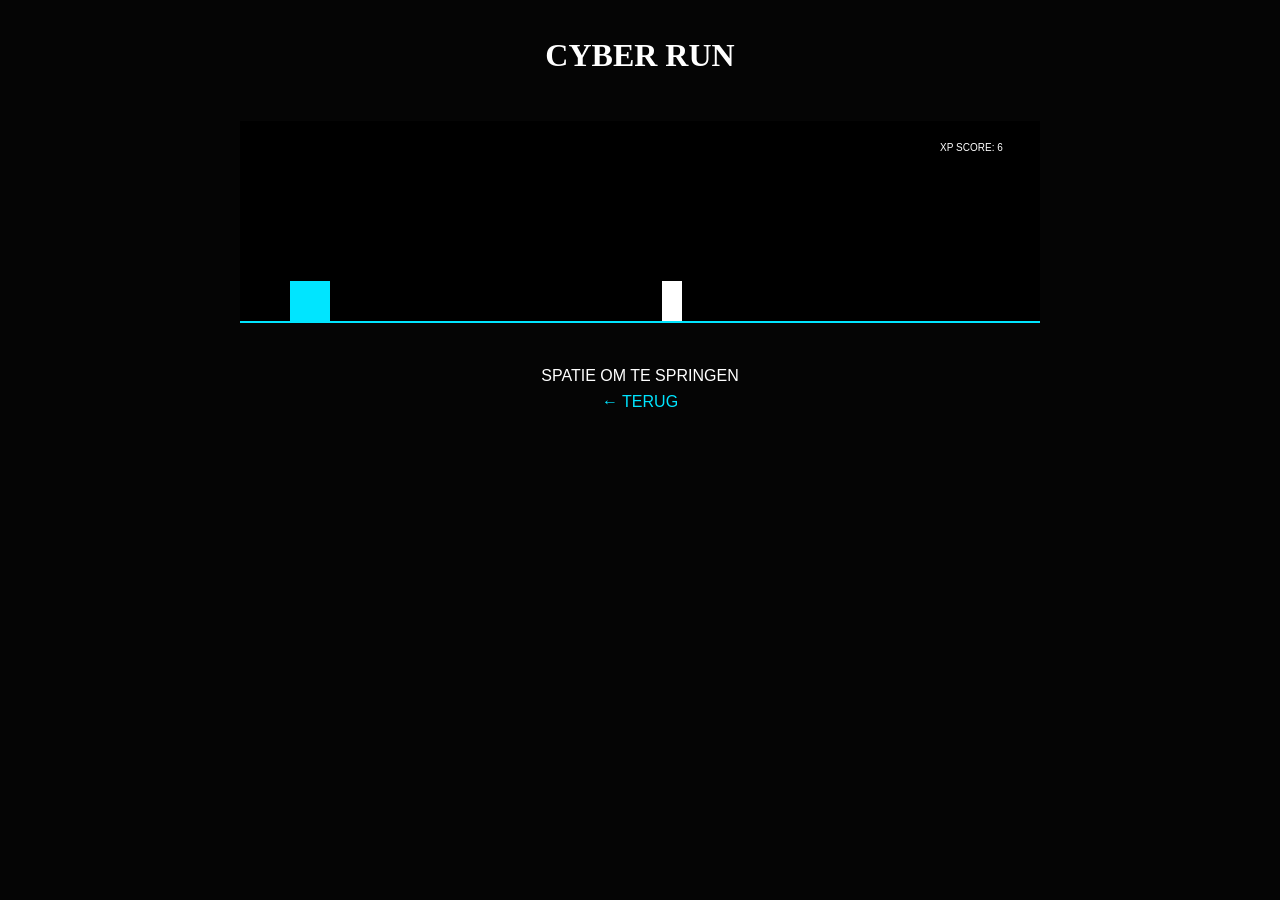
<file: games/basic/dino.html>
<!DOCTYPE html>
<html>
<head>
    <title>DYLOKI | Cyber Run</title>
    <link rel="stylesheet" href="/style.css">
    <style>
        #gameCanvas { background: #000; border-bottom: 2px solid var(--cyan); display: block; margin: 40px auto; }
    </style>
</head>
<body style="text-align: center; background: #050505; color: white;">
    <h1 style="font-family: 'Syncopate'; padding-top: 30px;">CYBER RUN</h1>
    <canvas id="gameCanvas" width="800" height="200"></canvas>
    <p id="msg">SPATIE OM TE SPRINGEN</p>
    <a href="/games/" style="color: var(--cyan); text-decoration: none;">← TERUG</a>

    <script>
        const canvas = document.getElementById('gameCanvas');
        const ctx = canvas.getContext('2d');
        let gameActive = true;
        let score = 0;
        let dino = { x: 50, y: 160, w: 40, h: 40, dy: 0, jump: -12, gravity: 0.7, grounded: false };
        let obstacles = [];

        function spawnObstacle() {
            if (!gameActive) return;
            obstacles.push({ x: canvas.width, y: 160, w: 20, h: 40 });
            setTimeout(spawnObstacle, 1000 + Math.random() * 2000);
        }

        function update() {
            if (!gameActive) return;
            ctx.clearRect(0, 0, canvas.width, canvas.height);

            dino.dy += dino.gravity;
            dino.y += dino.dy;
            if (dino.y > 160) { dino.y = 160; dino.dy = 0; dino.grounded = true; }

            ctx.fillStyle = "#00e5ff";
            ctx.fillRect(dino.x, dino.y, dino.w, dino.h);

            for (let i = obstacles.length - 1; i >= 0; i--) {
                obstacles[i].x -= 6;
                ctx.fillStyle = "white";
                ctx.fillRect(obstacles[i].x, obstacles[i].y, obstacles[i].w, obstacles[i].h);

                if (dino.x < obstacles[i].x + obstacles[i].w && 
                    dino.x + dino.w > obstacles[i].x && 
                    dino.y < obstacles[i].y + obstacles[i].h && 
                    dino.y + dino.h > obstacles[i].y) {
                    gameActive = false;
                    document.getElementById('msg').innerText = "GAME OVER! DRUK F5";
                }
            }
            score++;
            ctx.fillStyle = "white";
            ctx.fillText("XP SCORE: " + Math.floor(score/10), 700, 30);
            requestAnimationFrame(update);
        }

        window.addEventListener('keydown', e => { if (e.code === 'Space' && dino.grounded) { dino.dy = dino.jump; dino.grounded = false; } });
        spawnObstacle();
        update();
    </script>
</body>
</html>
</file>
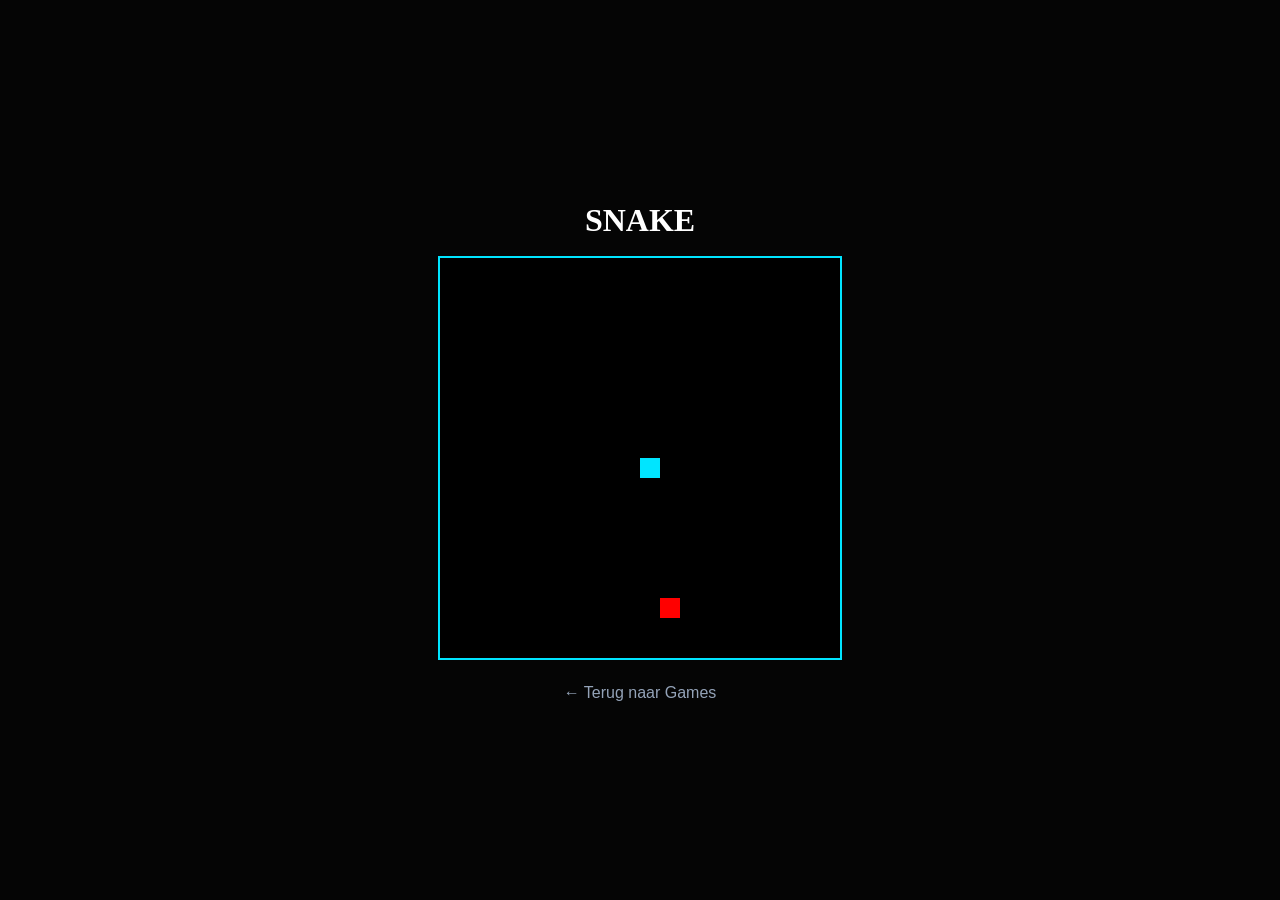
<file: games/basic/snake.html>
<!DOCTYPE html>
<html lang="nl">
<head>
    <meta charset="UTF-8">
    <title>DYLOKI | Retro Snake</title>
    <link rel="stylesheet" href="../../style.css">
</head>
<body style="display: flex; flex-direction: column; align-items: center; justify-content: center; height: 100vh; overflow: hidden;">
    <h1 style="font-family: 'Syncopate'; margin-bottom: 10px;">SNAKE</h1>
    <canvas id="snakeGame" width="400" height="400" style="border: 2px solid var(--cyan); background: #000;"></canvas>
    <a href="../index.html" style="margin-top: 20px; color: var(--text-muted); text-decoration: none;">← Terug naar Games</a>

    <script>
        const canvas = document.getElementById("snakeGame");
        const ctx = canvas.getContext("2d");
        let box = 20;
        let snake = [{x: 10 * box, y: 10 * box}];
        let food = {x: Math.floor(Math.random()*19+1)*box, y: Math.floor(Math.random()*19+1)*box};
        let d;

        document.addEventListener("keydown", direction);
        function direction(event) {
            if(event.keyCode == 37 && d != "RIGHT") d = "LEFT";
            else if(event.keyCode == 38 && d != "DOWN") d = "UP";
            else if(event.keyCode == 39 && d != "LEFT") d = "RIGHT";
            else if(event.keyCode == 40 && d != "UP") d = "DOWN";
        }

        function draw() {
            ctx.fillStyle = "black";
            ctx.fillRect(0,0,400,400);
            for(let i=0; i<snake.length; i++){
                ctx.fillStyle = (i==0)? "#00e5ff" : "white";
                ctx.fillRect(snake[i].x, snake[i].y, box, box);
            }
            ctx.fillStyle = "red";
            ctx.fillRect(food.x, food.y, box, box);
            let snakeX = snake[0].x;
            let snakeY = snake[0].y;
            if(d == "LEFT") snakeX -= box;
            if(d == "UP") snakeY -= box;
            if(d == "RIGHT") snakeX += box;
            if(d == "DOWN") snakeY += box;
            if(snakeX == food.x && snakeY == food.y){
                food = {x: Math.floor(Math.random()*19+1)*box, y: Math.floor(Math.random()*19+1)*box};
            } else { snake.pop(); }
            let newHead = {x: snakeX, y: snakeY};
            if(snakeX < 0 || snakeY < 0 || snakeX >= 400 || snakeY >= 400) location.reload();
            snake.unshift(newHead);
        }
        setInterval(draw, 100);
    </script>
</body>
</html>
</file>
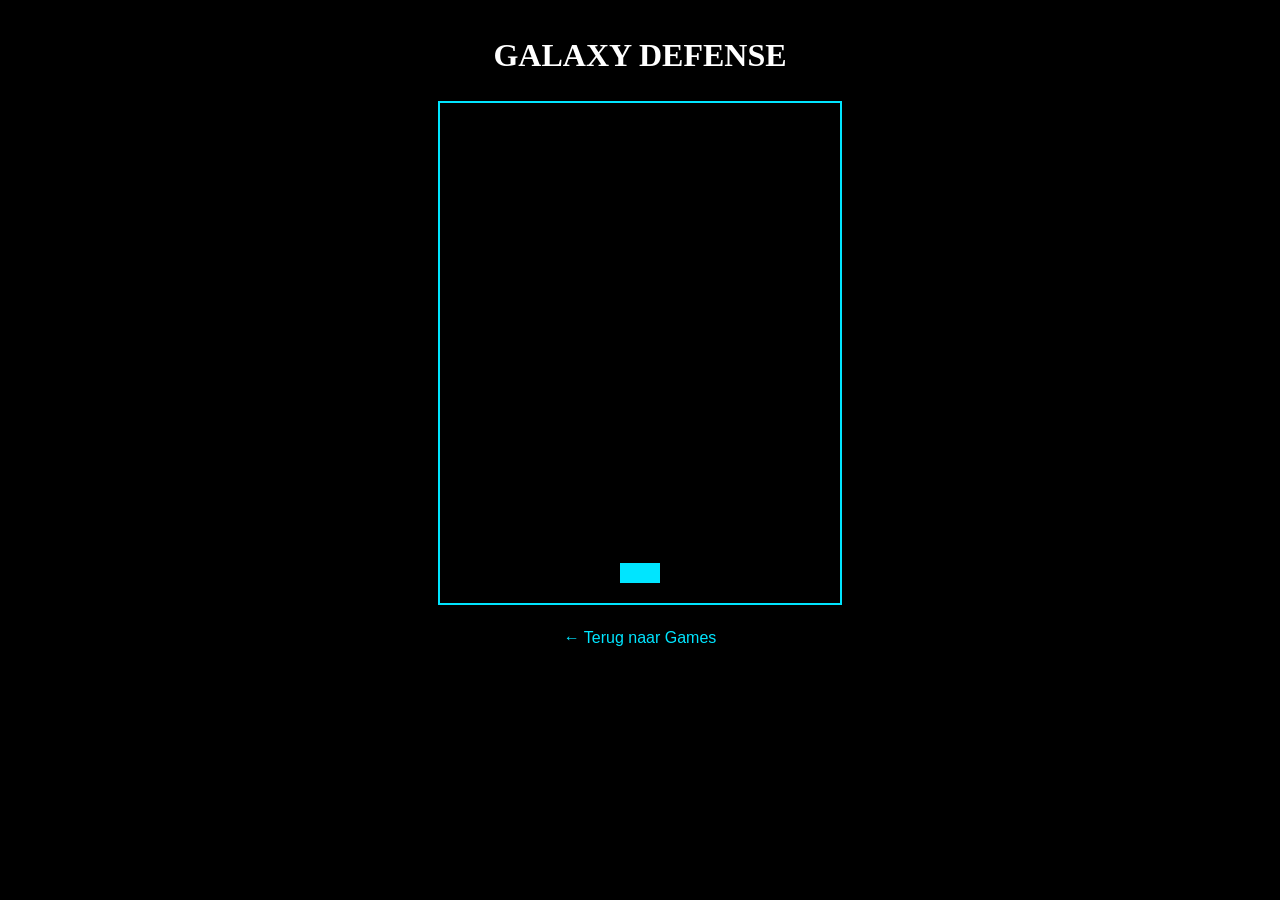
<file: games/basic/space.html>
<!DOCTYPE html>
<html>
<head>
    <title>DYLOKI | Galaxy Defense</title>
    <link rel="stylesheet" href="/style.css">
</head>
<body style="text-align: center; background: #000; color: white;">
    <h1 style="font-family: 'Syncopate'; padding-top: 30px;">GALAXY DEFENSE</h1>
    <canvas id="game" width="400" height="500" style="border: 2px solid var(--cyan); margin: 20px auto; display: block;"></canvas>
    <a href="/games/" style="color: var(--cyan); text-decoration: none;">← Terug naar Games</a>
    <script>
        const canvas = document.getElementById('game');
        const ctx = canvas.getContext('2d');
        let ship = { x: 180, y: 460, w: 40, h: 20 };
        function draw() {
            ctx.clearRect(0,0,400,500);
            ctx.fillStyle = "#00e5ff";
            ctx.fillRect(ship.x, ship.y, ship.w, ship.h);
            requestAnimationFrame(draw);
        }
        window.addEventListener('keydown', e => {
            if(e.key === "ArrowLeft" && ship.x > 0) ship.x -= 20;
            if(e.key === "ArrowRight" && ship.x < 360) ship.x += 20;
        });
        draw();
    </script>
</body>
</html>
</file>
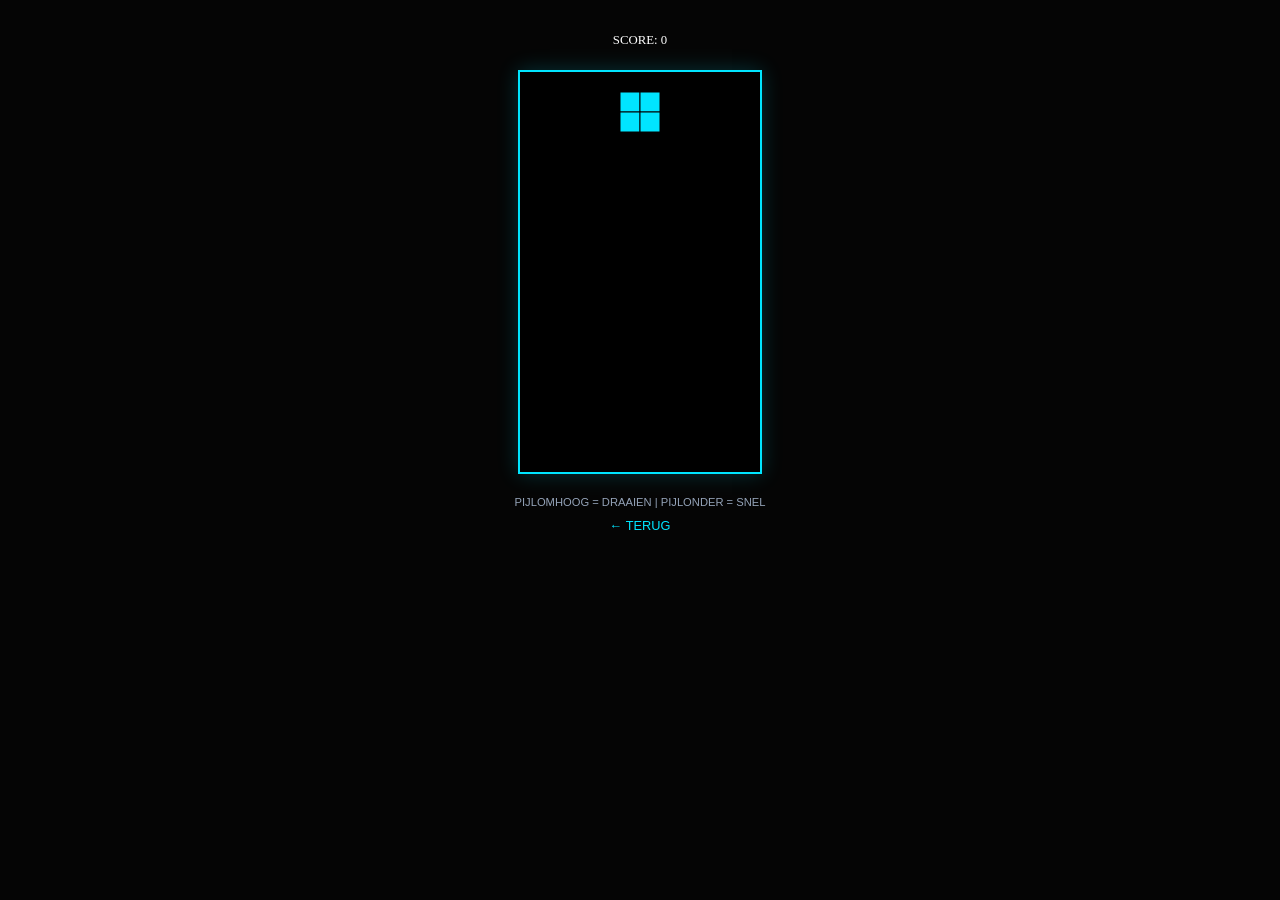
<file: games/basic/tetris.html>
<!DOCTYPE html>
<html>
<head>
    <title>DYLOKI | Block Stack</title>
    <link rel="stylesheet" href="/style.css">
    <style>
        canvas { border: 2px solid var(--cyan); background: #000; display: block; margin: 20px auto; box-shadow: 0 0 20px var(--cyan-dim); }
        .game-info { color: white; font-family: 'Syncopate'; font-size: 0.8rem; margin-bottom: 10px; }
    </style>
</head>
<body style="text-align: center; background: #050505; padding-top: 30px;">
    <div class="game-info">SCORE: <span id="score">0</span></div>
    <canvas id="tetris" width="240" height="400"></canvas>
    <p style="color: var(--text-muted); font-size: 0.7rem;">PIJLOMHOOG = DRAAIEN | PIJLONDER = SNEL</p>
    <a href="/games/" style="color: var(--cyan); text-decoration: none; font-size: 0.8rem;">← TERUG</a>

    <script>
        const canvas = document.getElementById('tetris');
        const context = canvas.getContext('2d');
        const scoreElement = document.getElementById('score');
        context.scale(20, 20);

        function arenaSweep() {
            let rowCount = 1;
            outer: for (let y = arena.length - 1; y > 0; --y) {
                for (let x = 0; x < arena[y].length; ++x) {
                    if (arena[y][x] === 0) continue outer;
                }
                const row = arena.splice(y, 1)[0].fill(0);
                arena.unshift(row);
                ++y;
                score += rowCount * 10;
                rowCount *= 2;
            }
            scoreElement.innerText = score;
        }

        function collide(arena, player) {
            const [m, o] = [player.matrix, player.pos];
            for (let y = 0; y < m.length; ++y) {
                for (let x = 0; x < m[y].length; ++x) {
                    if (m[y][x] !== 0 && (arena[y + o.y] && arena[y + o.y][x + o.x]) !== 0) return true;
                }
            }
            return false;
        }

        function createMatrix(w, h) {
            return Array.from({length: h}, () => new Array(w).fill(0));
        }

        function createPiece(type) {
            if (type === 'T') return [[0, 1, 0], [1, 1, 1], [0, 0, 0]];
            if (type === 'O') return [[1, 1], [1, 1]];
            if (type === 'L') return [[0, 0, 1], [1, 1, 1], [0, 0, 0]];
            if (type === 'J') return [[1, 0, 0], [1, 1, 1], [0, 0, 0]];
            if (type === 'I') return [[0, 2, 0, 0], [0, 2, 0, 0], [0, 2, 0, 0], [0, 2, 0, 0]];
            if (type === 'S') return [[0, 3, 3], [3, 3, 0], [0, 0, 0]];
            if (type === 'Z') return [[4, 4, 0], [0, 4, 4], [0, 0, 0]];
        }

        function draw() {
            context.fillStyle = '#000';
            context.fillRect(0, 0, canvas.width, canvas.height);
            drawMatrix(arena, {x: 0, y: 0});
            drawMatrix(player.matrix, player.pos);
        }

        function drawMatrix(matrix, offset) {
            matrix.forEach((row, y) => {
                row.forEach((value, x) => {
                    if (value !== 0) {
                        context.fillStyle = '#00e5ff';
                        context.fillRect(x + offset.x, y + offset.y, 1, 1);
                        context.strokeStyle = '#000';
                        context.lineWidth = 0.05;
                        context.strokeRect(x + offset.x, y + offset.y, 1, 1);
                    }
                });
            });
        }

        function merge(arena, player) {
            player.matrix.forEach((row, y) => {
                row.forEach((value, x) => {
                    if (value !== 0) arena[y + player.pos.y][x + player.pos.x] = value;
                });
            });
        }

        function rotate(matrix, dir) {
            for (let y = 0; y < matrix.length; ++y) {
                for (let x = 0; x < y; ++x) {
                    [matrix[x][y], matrix[y][x]] = [matrix[y][x], matrix[x][y]];
                }
            }
            if (dir > 0) matrix.forEach(row => row.reverse());
            else matrix.reverse();
        }

        function playerDrop() {
            player.pos.y++;
            if (collide(arena, player)) {
                player.pos.y--;
                merge(arena, player);
                playerReset();
                arenaSweep();
            }
            dropCounter = 0;
        }

        function playerMove(dir) {
            player.pos.x += dir;
            if (collide(arena, player)) player.pos.x -= dir;
        }

        function playerReset() {
            const pieces = 'ILJOTSZ';
            player.matrix = createPiece(pieces[pieces.length * Math.random() | 0]);
            player.pos.y = 0;
            player.pos.x = (arena[0].length / 2 | 0) - (player.matrix[0].length / 2 | 0);
            if (collide(arena, player)) {
                arena.forEach(row => row.fill(0));
                score = 0;
                scoreElement.innerText = score;
            }
        }

        let dropCounter = 0;
        let dropInterval = 1000;
        let lastTime = 0;
        let score = 0;

        function update(time = 0) {
            const deltaTime = time - lastTime;
            lastTime = time;
            dropCounter += deltaTime;
            if (dropCounter > dropInterval) playerDrop();
            draw();
            requestAnimationFrame(update);
        }

        const arena = createMatrix(12, 20);
        const player = { pos: {x: 0, y: 0}, matrix: null };

        document.addEventListener('keydown', event => {
            if (event.keyCode === 37) playerMove(-1);
            else if (event.keyCode === 39) playerMove(1);
            else if (event.keyCode === 40) playerDrop();
            else if (event.keyCode === 38) {
                rotate(player.matrix, 1);
                if (collide(arena, player)) rotate(player.matrix, -1);
            }
        });

        playerReset();
        update();
    </script>
</body>
</html>
</file>
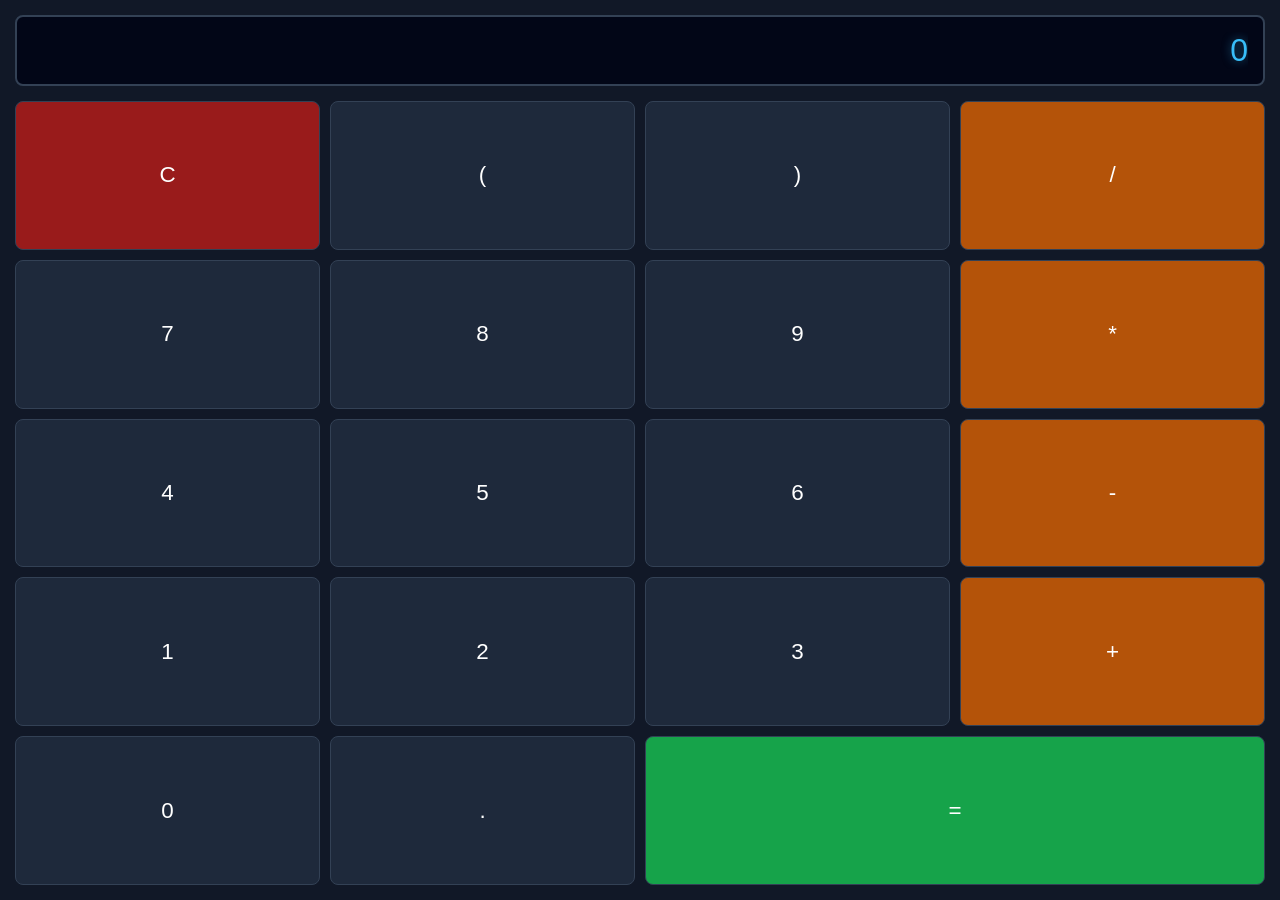
<file: web-os/my-os/calc.html>
<!DOCTYPE html>
<html lang="nl">
<head>
    <style>
        body { background: #111827; color: white; margin: 0; font-family: monospace; padding: 15px; height: 100vh; box-sizing: border-box; display: flex; flex-direction: column; }
        #screen { width: 100%; background: #020617; border: 2px solid #334155; border-radius: 8px; color: #38bdf8; text-align: right; padding: 15px; font-size: 2rem; box-sizing: border-box; margin-bottom: 15px; text-shadow: 0 0 10px rgba(56,189,248,0.5); }
        .grid { display: grid; grid-template-columns: repeat(4, 1fr); gap: 10px; flex: 1; }
        button { background: #1e293b; border: 1px solid #334155; color: white; border-radius: 8px; font-size: 1.4rem; cursor: pointer; transition: 0.1s; }
        button:hover { background: #334155; }
        .op { background: #b45309; } .op:hover { background: #d97706; }
        .eq { background: #16a34a; grid-column: span 2; } .eq:hover { background: #22c55e; }
        .clear { background: #991b1b; } .clear:hover { background: #dc2626; }
    </style>
</head>
<body>
    <input type="text" id="screen" readonly value="0">
    <div class="grid">
        <button class="clear" onclick="clearScreen()">C</button>
        <button onclick="press('(')">(</button>
        <button onclick="press(')')">)</button>
        <button class="op" onclick="press('/')">/</button>

        <button onclick="press('7')">7</button>
        <button onclick="press('8')">8</button>
        <button onclick="press('9')">9</button>
        <button class="op" onclick="press('*')">*</button>

        <button onclick="press('4')">4</button>
        <button onclick="press('5')">5</button>
        <button onclick="press('6')">6</button>
        <button class="op" onclick="press('-')">-</button>

        <button onclick="press('1')">1</button>
        <button onclick="press('2')">2</button>
        <button onclick="press('3')">3</button>
        <button class="op" onclick="press('+')">+</button>

        <button onclick="press('0')">0</button>
        <button onclick="press('.')">.</button>
        <button class="eq" onclick="solve()">=</button>
    </div>

    <script>
        const s = document.getElementById('screen');
        function press(v) { if(s.value === '0' && v !== '.') s.value = ''; s.value += v; }
        function clearScreen() { s.value = '0'; }
        function solve() { try { s.value = eval(s.value); } catch(e) { s.value = 'Fout'; } }
    </script>
</body>
</html>
</file>
<file: style.css>
:root {
    --bg-deep: #050505;
    --bg-slate: #0f1115;
    --cyan: #00e5ff;
    --cyan-dim: rgba(0, 229, 255, 0.2);
    --text-bright: #ffffff;
    --text-muted: #94a3b8;
    --border-light: rgba(255, 255, 255, 0.08);
}

* { 
    margin: 0; 
    padding: 0; 
    box-sizing: border-box; 
    transition: all 0.2s ease; 
}

body {
    background-color: var(--bg-deep);
    color: var(--text-bright);
    font-family: 'Inter', sans-serif;
    line-height: 1.6;
    overflow-x: hidden;
}

/* --- NAVBAR (Logo links, Links gecentreerd) --- */
.navbar {
    display: flex; 
    align-items: center;
    justify-content: space-between; /* Zorgt voor de spreiding */
    padding: 15px 40px; 
    background: #000;
    border-bottom: 1px solid var(--border-light);
    width: 100%; 
    position: relative;
    z-index: 1000;
}

.logo { 
    font-family: 'Syncopate', sans-serif; 
    font-size: 1.1rem; 
    letter-spacing: 3px; 
    font-weight: 700; 
    border: 1px solid transparent; 
    padding: 5px 10px; 
    border-radius: 4px;
    cursor: pointer;
    flex: 1; /* Neemt ruimte in aan de linkerkant */
}

.logo span { color: var(--cyan); }
.logo:hover { border-color: var(--cyan); box-shadow: 0 0 15px var(--cyan-dim); }

/* De links in het midden */
.nav-links { 
    display: flex; 
    gap: 30px; 
    list-style: none; 
    justify-content: center;
    flex: 2; /* Geeft de links de meeste ruimte in het midden */
}

.nav-links a { 
    text-decoration: none; 
    color: var(--text-muted); 
    font-size: 0.75rem; 
    font-weight: 600; 
    text-transform: uppercase; 
}

.nav-links a:hover { color: var(--cyan); text-shadow: 0 0 8px var(--cyan); }

/* Spacer om de balans te houden (voor de rechterkant) */
.nav-spacer {
    flex: 1;
}

.highlight-link { color: var(--cyan) !important; }

/* --- HERO SECTION (Kleiner gemaakt) --- */
.hero-premium {
    min-height: 50vh; /* Verlaagd van 70/80 naar 50 voor een compacter uiterlijk */
    display: flex; 
    align-items: center; 
    justify-content: center;
    text-align: center; 
    background: radial-gradient(circle at 50% 50%, #111827 0%, #050505 100%);
    padding: 60px 20px;
}

.hero-content {
    max-width: 800px;
}

.main-title { 
    font-family: 'Syncopate', sans-serif; 
    font-size: 3rem; /* Iets kleiner gemaakt */
    letter-spacing: -1px; 
    line-height: 1.2;
    margin-bottom: 15px;
}

.main-title span { color: var(--cyan); text-shadow: 0 0 25px var(--cyan-dim); }

.eyebrow { 
    color: var(--cyan); 
    font-weight: 800; 
    font-size: 0.65rem; 
    letter-spacing: 4px; 
    display: block; 
    margin-bottom: 10px; 
}

.hero-description {
    max-width: 500px;
    margin: 0 auto 30px;
    color: var(--text-muted);
    font-size: 0.95rem;
}

/* --- BUTTONS --- */
.cta-group {
    display: flex;
    justify-content: center;
    gap: 15px;
}

.btn-main { 
    background: var(--cyan); color: #000; padding: 12px 25px; 
    border-radius: 4px; text-decoration: none; font-weight: 800; 
    font-size: 0.85rem; border: 1px solid var(--cyan);
}

.btn-main:hover { background: transparent; color: var(--cyan); box-shadow: 0 0 20px var(--cyan-dim); }

.btn-sub { 
    background: transparent; color: #fff; padding: 12px 25px; 
    border-radius: 4px; text-decoration: none; font-weight: 800; 
    font-size: 0.85rem; border: 1px solid var(--border-light); 
}

/* --- OVERIG --- */
.container { padding: 40px 10%; max-width: 1400px; margin: 0 auto; }
.grid { display: grid; grid-template-columns: repeat(auto-fit, minmax(300px, 1fr)); gap: 30px; }

.interactive-border { border: 1px solid var(--border-light); }
.interactive-border:hover { border-color: var(--cyan); box-shadow: 0 0 20px var(--cyan-dim); transform: translateY(-3px); }

.mission-card { background: var(--bg-slate); padding: 30px; border-radius: 8px; }
.mission-card h3 { color: var(--cyan); font-family: 'Syncopate', sans-serif; font-size: 0.75rem; margin-bottom: 10px; }

.footer-main { padding: 40px 10% 20px; background: #000; border-top: 1px solid var(--border-light); text-align: center; }
.footer-bottom p { font-size: 0.8rem; color: var(--text-bright); }
</file>
<file: web-os/my-os/style.css>
:root {
    --bg-gradient: linear-gradient(135deg, #0f172a, #1e1b4b);
    --taskbar-bg: rgba(15, 23, 42, 0.85);
    --window-bg: #1e293b;
    --window-border: #334155;
    --text: #f8fafc;
    --accent: #38bdf8;
    --start-bg: rgba(30, 41, 59, 0.95);
}

* { box-sizing: border-box; margin: 0; padding: 0; font-family: 'Segoe UI', system-ui, sans-serif; user-select: none; }
body { background: var(--bg-gradient); height: 100vh; width: 100vw; overflow: hidden; color: var(--text); position: relative; transition: background 0.5s ease; }

.desktop { height: calc(100vh - 50px); padding: 20px; display: flex; flex-direction: column; gap: 25px; align-content: flex-start; flex-wrap: wrap; }
.icon { width: 90px; display: flex; flex-direction: column; align-items: center; text-align: center; cursor: pointer; gap: 8px; padding: 10px; border-radius: 10px; transition: background 0.2s; }
.icon:hover { background: rgba(255, 255, 255, 0.1); }
.icon-picture { font-size: 2.5rem; }
.icon-label { font-size: 0.8rem; text-shadow: 1px 1px 3px rgba(0,0,0,0.8); }

.window { position: absolute; background: var(--window-bg); border: 1px solid var(--window-border); border-radius: 12px; box-shadow: 0 25px 50px rgba(0,0,0,0.5); display: flex; flex-direction: column; overflow: hidden; transform: scale(0.9); opacity: 0; pointer-events: none; transition: transform 0.15s, opacity 0.15s; z-index: 10; }
.window.open { transform: scale(1); opacity: 1; pointer-events: auto; }
.window-header { background: rgba(15, 23, 42, 0.8); padding: 12px 15px; display: flex; justify-content: space-between; align-items: center; cursor: move; border-bottom: 1px solid var(--window-border); }
.close-btn { background: #ef4444; border: none; width: 14px; height: 14px; border-radius: 50%; cursor: pointer; }
.window-content { flex: 1; position: relative; }

/* De magie die de losse html pagina's perfect in het venster zet */
.app-iframe {
    width: 100%;
    height: 100%;
    border: none;
    background: transparent;
}

.taskbar { position: absolute; bottom: 0; left: 0; width: 100vw; height: 50px; background: var(--taskbar-bg); backdrop-filter: blur(15px); display: flex; align-items: center; padding: 0 15px; justify-content: space-between; z-index: 1000; }
.start-btn { background: var(--accent); color: #0f172a; border: none; width: 36px; height: 36px; border-radius: 8px; font-size: 1.2rem; cursor: pointer; }
.clock { font-size: 0.85rem; background: rgba(0,0,0,0.2); padding: 6px 12px; border-radius: 20px; }

.start-menu { position: absolute; bottom: 60px; left: 15px; width: 280px; height: 300px; background: var(--start-bg); border: 1px solid var(--window-border); border-radius: 14px; box-shadow: 0 20px 40px rgba(0,0,0,0.5); z-index: 999; display: none; flex-direction: column; }
.start-header { padding: 15px; background: rgba(0,0,0,0.2); font-weight: bold; }
.start-apps-list { padding: 10px; display: flex; flex-direction: column; gap: 5px; }
.start-app-item { padding: 10px; border-radius: 8px; cursor: pointer; }
.start-app-item:hover { background: rgba(56, 189, 248, 0.15); }

.context-menu { position: absolute; background: #1e293b; border: 1px solid #334155; border-radius: 8px; width: 160px; display: none; z-index: 2000; padding: 5px 0; }
.menu-item { padding: 8px 15px; font-size: 0.9rem; cursor: pointer; }
.menu-item:hover { background: var(--accent); color: #0f172a; }
</file>
